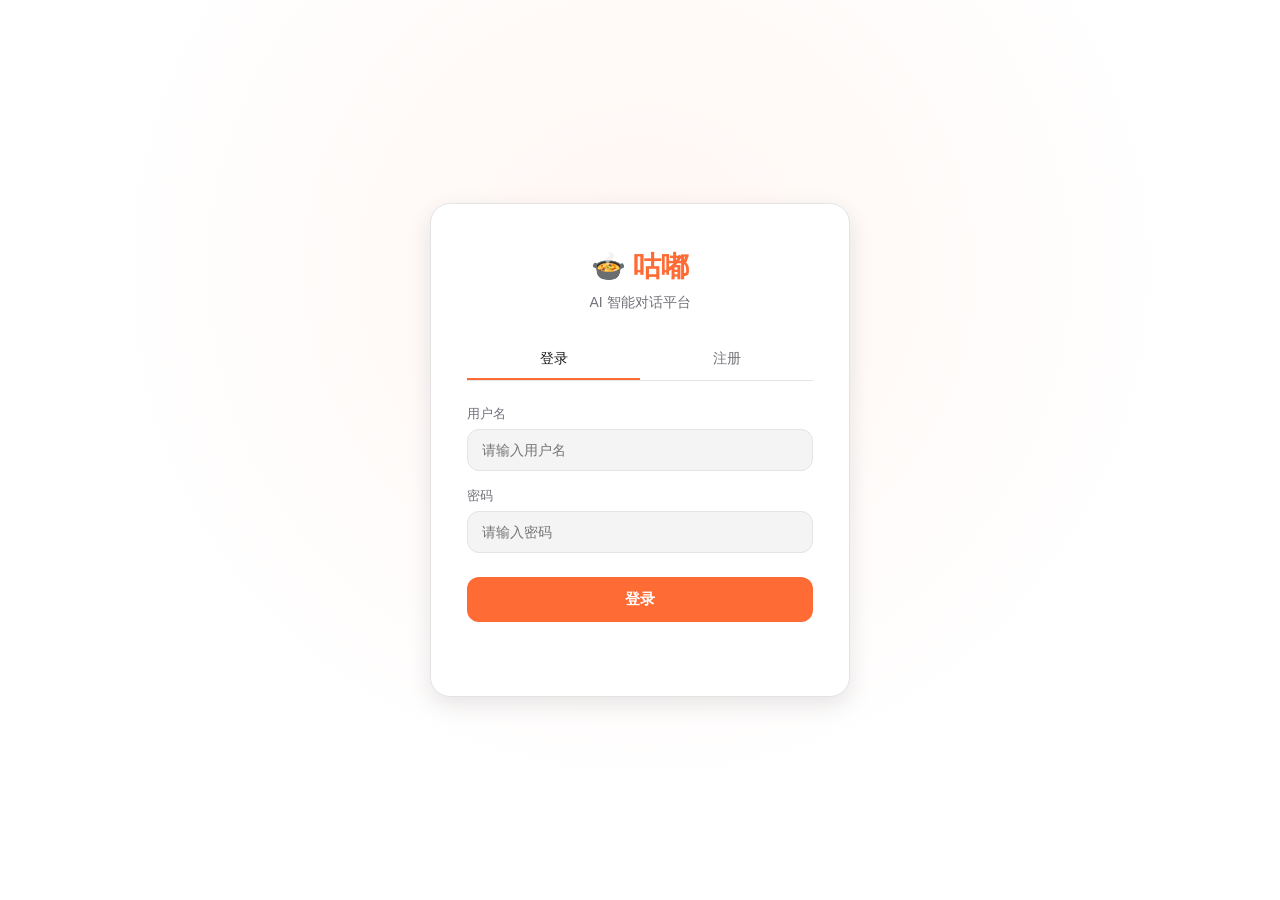
<file: static/login.html>
<!DOCTYPE html>
<html lang="zh-CN">
<head>
<meta charset="UTF-8">
<meta name="viewport" content="width=device-width, initial-scale=1.0">
<title>咕嘟 - 登录</title>
<style>
*{box-sizing:border-box;margin:0;padding:0}
body.login-page{background:#fff;background-image:radial-gradient(ellipse at 50% 30%, rgba(255,107,53,.06) 0%, transparent 60%);font-family:"Segoe UI","PingFang SC",sans-serif;display:flex;align-items:center;justify-content:center;min-height:100vh;color:#18181b}
.card{background:#fff;border:1px solid #e4e4e7;border-radius:20px;padding:44px 36px;width:100%;max-width:420px;box-shadow:0 8px 24px rgba(0,0,0,.1)}
h1{font-size:28px;font-weight:700;margin-bottom:8px;text-align:center;color:#ff6b35}
.subtitle{color:#71717a;font-size:14px;text-align:center;margin-bottom:28px}
.tabs{display:flex;border-bottom:1px solid #e4e4e7;margin-bottom:24px}
.tab{flex:1;padding:10px;text-align:center;cursor:pointer;color:#71717a;font-size:14px;border-bottom:2px solid transparent;transition:all .2s}
.tab.active{color:#18181b;border-bottom-color:#ff6b35}
.form-group{margin-bottom:16px}
label{display:block;font-size:13px;color:#71717a;margin-bottom:6px}
input{width:100%;padding:12px 14px;background:#f4f4f5;border:1px solid #e4e4e7;border-radius:12px;color:#18181b;font-size:14px;outline:none;transition:border-color .2s,box-shadow .2s}
input:focus{border-color:#ff6b35;box-shadow:0 0 0 3px rgba(255,107,53,.1)}
.btn{width:100%;padding:13px;background:#ff6b35;border:none;border-radius:12px;color:#fff;font-size:15px;font-weight:600;cursor:pointer;margin-top:8px;transition:all .2s}
.btn:hover{background:#e85d2c;transform:translateY(-1px);box-shadow:0 4px 16px rgba(255,107,53,.25)}
.btn:disabled{background:#a1a1aa;cursor:not-allowed;transform:none;box-shadow:none}
.error{color:#ef4444;font-size:13px;margin-top:10px;text-align:center;min-height:20px}
</style>
</head>
<body class="login-page">
<div class="card">
  <h1>🍲 咕嘟</h1>
  <p class="subtitle">AI 智能对话平台</p>
  <div class="tabs">
    <div class="tab active" id="tab-login" onclick="switchTab('login')">登录</div>
    <div class="tab" id="tab-register" onclick="switchTab('register')">注册</div>
  </div>
  <div id="form-login">
    <div class="form-group"><label>用户名</label><input type="text" id="login-username" placeholder="请输入用户名" autocomplete="username"></div>
    <div class="form-group"><label>密码</label><input type="password" id="login-password" placeholder="请输入密码" autocomplete="current-password"></div>
    <button class="btn" id="btn-login" onclick="doLogin()">登录</button>
    <div class="error" id="login-error"></div>
  </div>
  <div id="form-register" style="display:none">
    <div class="form-group"><label>用户名</label><input type="text" id="reg-username" placeholder="3-20个字符" autocomplete="username"></div>
    <div class="form-group"><label>昵称（可选）</label><input type="text" id="reg-nickname" placeholder="显示名称"></div>
    <div class="form-group"><label>密码</label><input type="password" id="reg-password" placeholder="至少6位" autocomplete="new-password"></div>
    <button class="btn" id="btn-register" onclick="doRegister()">注册</button>
    <div class="error" id="reg-error"></div>
  </div>
</div>
<script>
function switchTab(tab) {
  document.getElementById('form-login').style.display = tab==='login'?'':'none';
  document.getElementById('form-register').style.display = tab==='register'?'':'none';
  document.getElementById('tab-login').classList.toggle('active', tab==='login');
  document.getElementById('tab-register').classList.toggle('active', tab==='register');
}
async function doLogin() {
  const username = document.getElementById('login-username').value.trim();
  const password = document.getElementById('login-password').value;
  const errEl = document.getElementById('login-error');
  const btn = document.getElementById('btn-login');
  errEl.textContent = '';
  if (!username || !password) { errEl.textContent = '请填写用户名和密码'; return; }
  btn.disabled = true; btn.textContent = '登录中...';
  try {
    const res = await fetch('/api/auth/login', { method:'POST', headers:{'Content-Type':'application/json'}, body:JSON.stringify({username,password}) });
    const data = await res.json();
    if (!res.ok) { errEl.textContent = data.detail||'登录失败'; return; }
    localStorage.setItem('token', data.token);
    localStorage.setItem('user', JSON.stringify(data.user));
    window.location.href = '/';
  } catch(e) { errEl.textContent = '网络错误，请重试'; }
  finally { btn.disabled=false; btn.textContent='登录'; }
}
async function doRegister() {
  const username = document.getElementById('reg-username').value.trim();
  const nickname = document.getElementById('reg-nickname').value.trim();
  const password = document.getElementById('reg-password').value;
  const errEl = document.getElementById('reg-error');
  const btn = document.getElementById('btn-register');
  errEl.textContent = '';
  if (!username || !password) { errEl.textContent = '请填写用户名和密码'; return; }
  if (password.length < 6) { errEl.textContent = '密码至少6位'; return; }
  btn.disabled = true; btn.textContent = '注册中...';
  try {
    const res = await fetch('/api/auth/register', { method:'POST', headers:{'Content-Type':'application/json'}, body:JSON.stringify({username,password,nickname:nickname||undefined}) });
    const data = await res.json();
    if (!res.ok) { errEl.textContent = data.detail||'注册失败'; return; }
    localStorage.setItem('token', data.token);
    localStorage.setItem('user', JSON.stringify(data.user));
    window.location.href = '/';
  } catch(e) { errEl.textContent = '网络错误，请重试'; }
  finally { btn.disabled=false; btn.textContent='注册'; }
}
document.addEventListener('keydown', e => {
  if (e.key==='Enter') {
    if (document.getElementById('form-login').style.display!=='none') doLogin(); else doRegister();
  }
});
if (localStorage.getItem('token')) window.location.href = '/';
</script>
</body>
</html>
</file>
